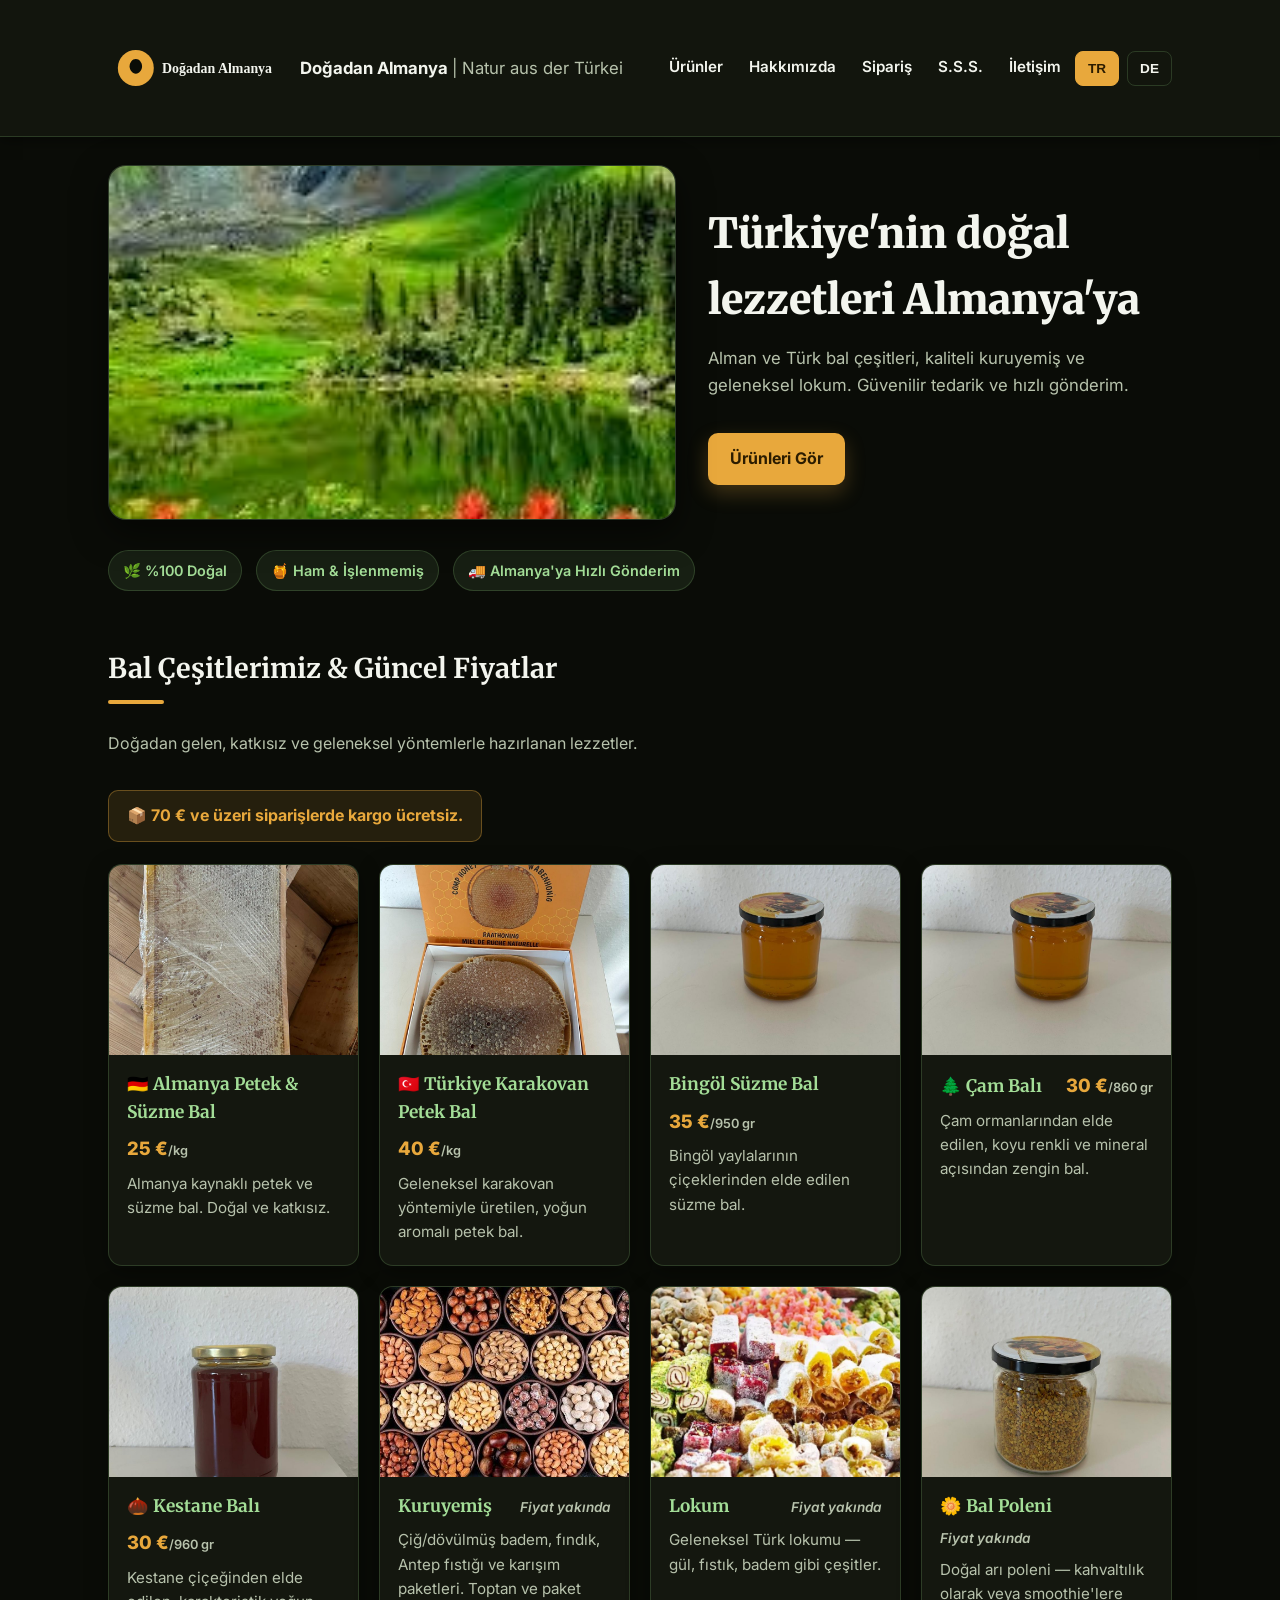
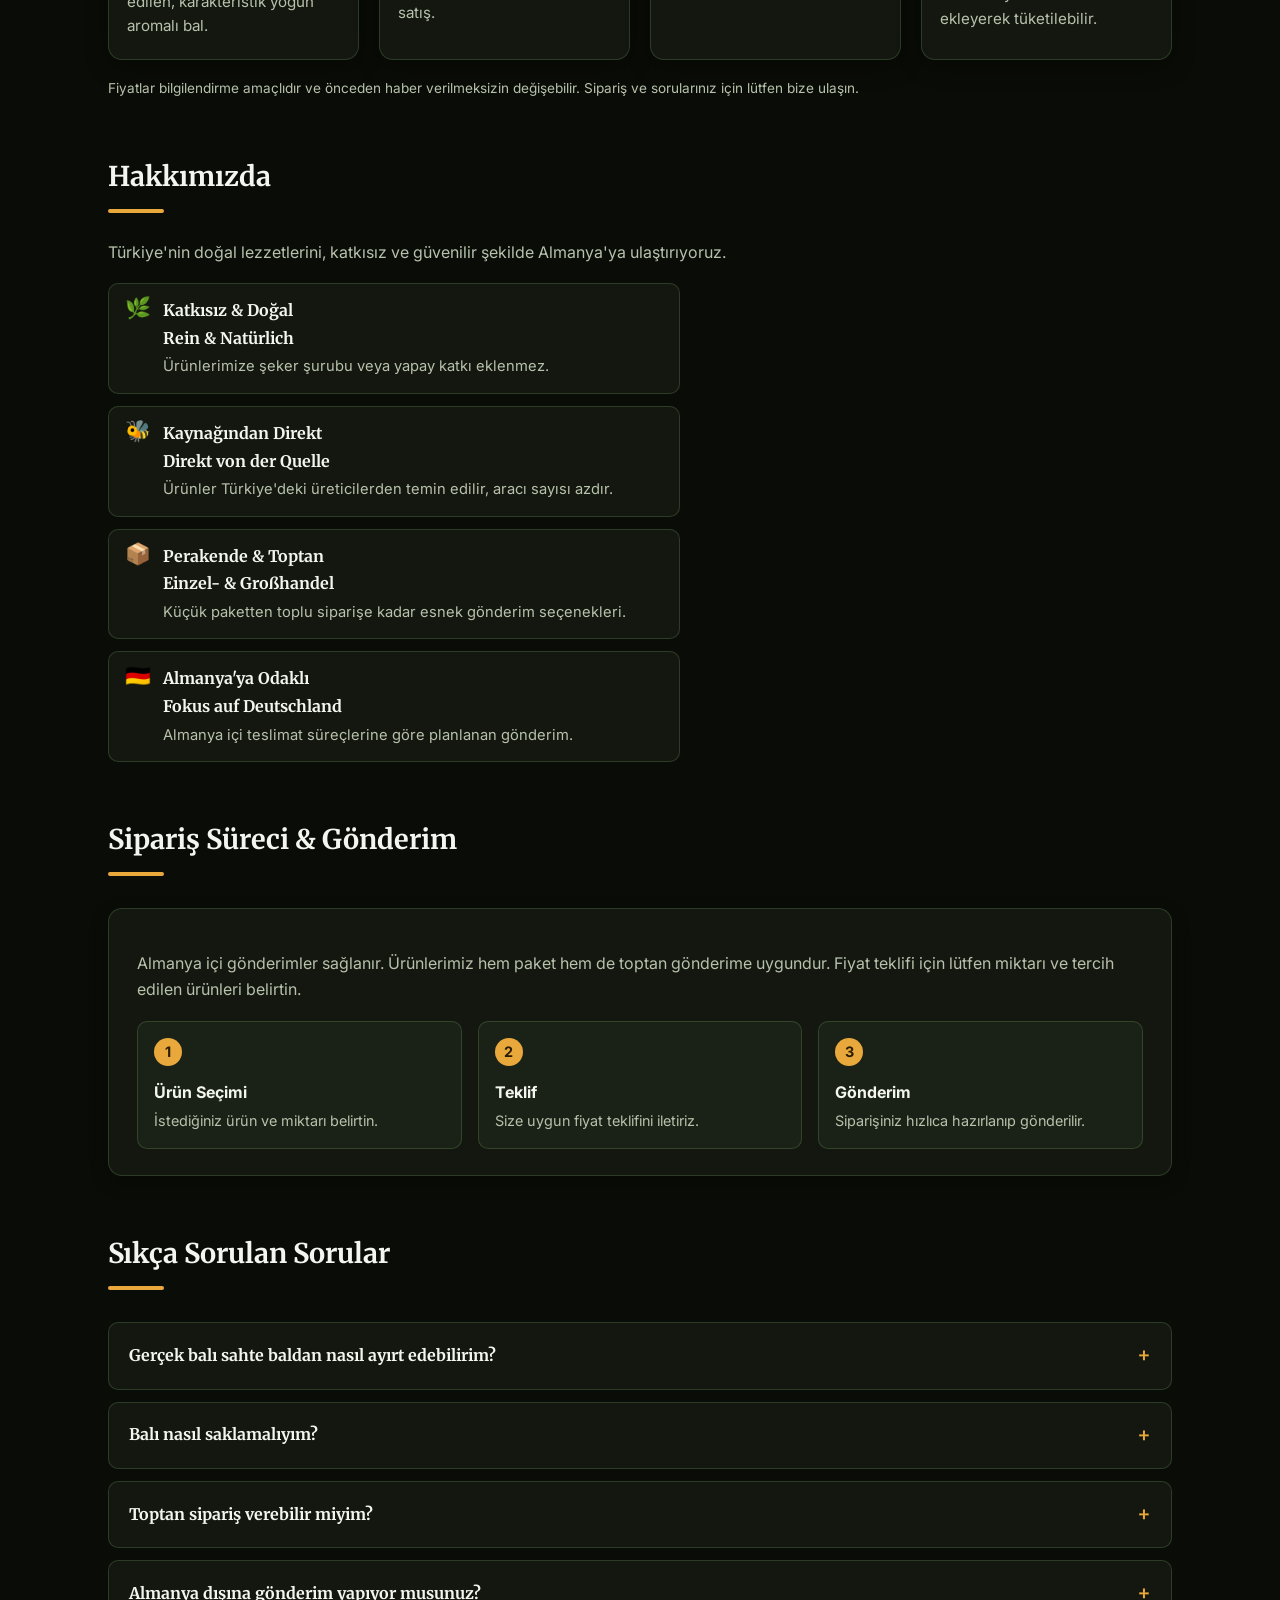
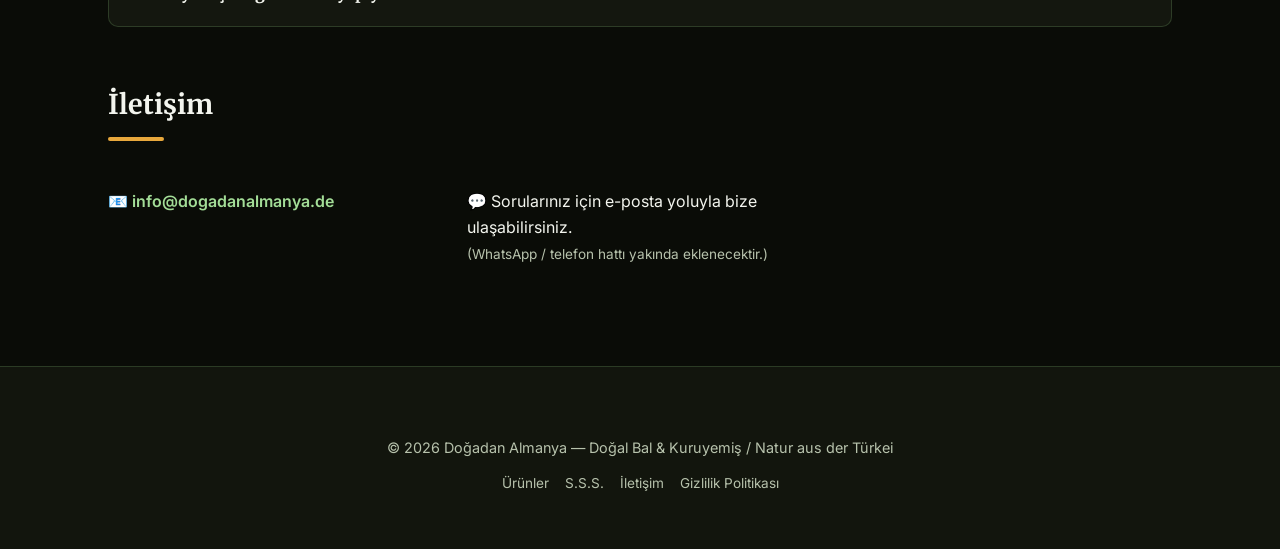
<file: index.html>
<!doctype html>
<html lang="tr">
  <head>
    <meta charset="utf-8" />
    <meta name="viewport" content="width=device-width,initial-scale=1" />
    <title>Doğadan Almanya — Doğal Bal, Petek Bal, Kuruyemiş & Lokum</title>
    <meta name="description" content="Türkiye'den Almanya'ya doğal bal çeşitleri, güncel fiyatlar, kuruyemiş ve lokum. Kalite, doğallık ve güven." />
    <meta name="robots" content="index, follow" />
    <link rel="canonical" href="https://dogadanalmanya.de/" />
    <meta name="theme-color" content="#0a0c07" />

    <!-- Open Graph / Social -->
    <meta property="og:title" content="Doğadan Almanya — Doğal Bal & Kuruyemiş" />
    <meta property="og:description" content="Türkiye'den Almanya'ya doğal bal, petek bal ve geleneksel lezzetler. Toplu ve perakende gönderim." />
    <meta property="og:image" content="https://raw.githubusercontent.com/Aquamiato/dogadanalmanya/main/images/hero.svg" />
    <meta property="og:type" content="website" />
    <meta property="og:locale" content="tr_TR" />
    <meta property="og:locale:alternate" content="de_DE" />
    <meta property="og:url" content="https://dogadanalmanya.de/" />
    <meta name="twitter:card" content="summary_large_image" />
    <meta name="twitter:title" content="Doğadan Almanya — Doğal Bal & Kuruyemiş" />
    <meta name="twitter:description" content="Türkiye'den Almanya'ya doğal bal, petek bal ve geleneksel lezzetler." />
    <meta name="twitter:image" content="https://raw.githubusercontent.com/Aquamiato/dogadanalmanya/main/images/hero.svg" />

    <link rel="icon" type="image/svg+xml" href="favicon.svg">
    <link rel="preconnect" href="https://fonts.googleapis.com">
    <link rel="preconnect" href="https://fonts.gstatic.com" crossorigin>
    <link href="https://fonts.googleapis.com/css2?family=Merriweather:wght@700;900&family=Inter:wght@300;400;600&display=swap" rel="stylesheet">
    <link rel="stylesheet" href="styles.css" />

    <script type="application/ld+json">
    {
      "@context": "https://schema.org",
      "@type": "Organization",
      "name": "Doğadan Almanya",
      "url": "https://dogadanalmanya.de/",
      "logo": "https://raw.githubusercontent.com/Aquamiato/dogadanalmanya/main/images/logo.svg",
      "description": "Türkiye'den Almanya'ya doğal bal, petek bal, kuruyemiş ve geleneksel lokum tedarikçisi.",
      "email": "info@dogadanalmanya.de",
      "areaServed": "DE",
      "sameAs": []
    }
    </script>
  </head>
  <body>
    <a class="skip-link" href="#main-content">İçeriğe geç / Zum Inhalt springen</a>
    <header class="site-header">
      <div class="container header-row">
        <a href="./" class="brand-link" aria-label="Doğadan Almanya">
          <img src="images/logo.svg" alt="Doğadan Almanya" class="brand-logo" width="180" height="56">
          <span class="brand-text">Doğadan Almanya <span class="muted">| Natur aus der Türkei</span></span>
        </a>

        <nav class="main-nav" aria-label="Ana menü">
          <a href="#products" class="lang-tr">Ürünler</a>
          <a href="#products" class="lang-de hidden">Produkte</a>
          <a href="#about" class="lang-tr">Hakkımızda</a>
          <a href="#about" class="lang-de hidden">Über uns</a>
          <a href="#ordering" class="lang-tr">Sipariş</a>
          <a href="#ordering" class="lang-de hidden">Bestellung</a>
          <a href="#faq" class="lang-tr">S.S.S.</a>
          <a href="#faq" class="lang-de hidden">FAQ</a>
          <a href="#contact" class="lang-tr">İletişim</a>
          <a href="#contact" class="lang-de hidden">Kontakt</a>
        </nav>

        <button class="nav-toggle" id="nav-toggle" aria-expanded="false" aria-controls="mobile-nav" aria-label="Menüyü aç/kapat">
          <span class="bar"></span><span class="bar"></span><span class="bar"></span>
        </button>

        <nav class="lang-switch" aria-label="Language switch">
          <button id="btn-tr" class="active" aria-pressed="true">TR</button>
          <button id="btn-de" aria-pressed="false">DE</button>
        </nav>
      </div>
      <nav class="mobile-nav" id="mobile-nav" aria-label="Mobil menü">
        <a href="#products" class="lang-tr">Ürünler</a>
        <a href="#products" class="lang-de hidden">Produkte</a>
        <a href="#about" class="lang-tr">Hakkımızda</a>
        <a href="#about" class="lang-de hidden">Über uns</a>
        <a href="#ordering" class="lang-tr">Sipariş</a>
        <a href="#ordering" class="lang-de hidden">Bestellung</a>
        <a href="#faq" class="lang-tr">S.S.S.</a>
        <a href="#faq" class="lang-de hidden">FAQ</a>
        <a href="#contact" class="lang-tr">İletişim</a>
        <a href="#contact" class="lang-de hidden">Kontakt</a>
      </nav>
    </header>

    <main class="container" id="main-content">
      <!-- Hero: inline SVG to guarantee visibility across environments -->
      <section class="hero" aria-label="Ana bölüm">
        <div class="hero-media">
          <img src="images/photos/hero-nature.jpg" alt="Doğa manzarası" loading="eager" width="183" height="215" />
        </div>
        <div class="hero-copy">
          <h1 class="lang-tr">Türkiye'nin doğal lezzetleri Almanya'ya</h1>
          <h1 class="lang-de hidden">Naturprodukte aus der Türkei — direkt nach Deutschland</h1>
          <p class="lang-tr">Alman ve Türk bal çeşitleri, kaliteli kuruyemiş ve geleneksel lokum. Güvenilir tedarik ve hızlı gönderim.</p>
          <p class="lang-de hidden">Deutsche und türkische Honigsorten, hochwertige Nüsse und traditioneller Lokum. Zuverlässige Lieferung, schneller Versand.</p>
          <a class="cta lang-tr" href="#products">Ürünleri Gör</a>
          <a class="cta lang-de hidden" href="#products">Produkte ansehen</a>
        </div>
      </section>

      <div class="intro-strip">
        <span class="pill lang-tr">🌿 %100 Doğal</span>
        <span class="pill lang-de hidden">🌿 100% Natürlich</span>
        <span class="pill lang-tr">🍯 Ham & İşlenmemiş</span>
        <span class="pill lang-de hidden">🍯 Roh & Unverarbeitet</span>
        <span class="pill lang-tr">🚚 Almanya'ya Hızlı Gönderim</span>
        <span class="pill lang-de hidden">🚚 Schneller Versand nach Deutschland</span>
      </div>

      <section id="products" class="section-block">
        <h2 class="section-title lang-tr">Bal Çeşitlerimiz & Güncel Fiyatlar</h2>
        <h2 class="section-title lang-de hidden">Unsere Honigsorten & aktuelle Preise</h2>
        <p class="section-sub lang-tr">Doğadan gelen, katkısız ve geleneksel yöntemlerle hazırlanan lezzetler.</p>
        <p class="section-sub lang-de hidden">Naturbelassene Köstlichkeiten, nach traditionellen Methoden hergestellt.</p>

        <div class="shipping-banner">
          <span class="lang-tr">📦 70 € ve üzeri siparişlerde kargo ücretsiz.</span>
          <span class="lang-de hidden">📦 Kostenloser Versand ab 70 € Bestellwert.</span>
        </div>

        <div class="grid">
          <article class="card">
            <img src="images/photos/almanya-petek-1.jpg" alt="Almanya Petek & Süzme Bal" loading="lazy" width="900" height="1200" />
            <div class="card-body">
              <div class="price-row">
                <h3 class="lang-tr">🇩🇪 Almanya Petek & Süzme Bal</h3>
                <h3 class="lang-de hidden">🇩🇪 Deutscher Waben- & Schleuderhonig</h3>
                <span class="price">25 €<span class="unit">/kg</span></span>
              </div>
              <p class="lang-tr">Almanya kaynaklı petek ve süzme bal. Doğal ve katkısız.</p>
              <p class="lang-de hidden">Wabenhonig und Schleuderhonig aus Deutschland. Naturbelassen und ohne Zusätze.</p>
            </div>
          </article>

          <article class="card">
            <img src="images/photos/karakovan-box-open.jpg" alt="Türkiye Karakovan Petek Bal" loading="lazy" width="900" height="1200" />
            <div class="card-body">
              <div class="price-row">
                <h3 class="lang-tr">🇹🇷 Türkiye Karakovan Petek Bal</h3>
                <h3 class="lang-de hidden">🇹🇷 Türkischer Karakovan-Wabenhonig</h3>
                <span class="price">40 €<span class="unit">/kg</span></span>
              </div>
              <p class="lang-tr">Geleneksel karakovan yöntemiyle üretilen, yoğun aromalı petek bal.</p>
              <p class="lang-de hidden">Traditionell im Baumstock (Karakovan) erzeugter Wabenhonig mit intensivem Aroma.</p>
            </div>
          </article>

          <article class="card">
            <img src="images/photos/bingol-suzme.jpg" alt="Bingöl Süzme Bal" loading="lazy" width="900" height="1200" />
            <div class="card-body">
              <div class="price-row">
                <h3 class="lang-tr">Bingöl Süzme Bal</h3>
                <h3 class="lang-de hidden">Bingöl Schleuderhonig</h3>
                <span class="price">35 €<span class="unit">/950 gr</span></span>
              </div>
              <p class="lang-tr">Bingöl yaylalarının çiçeklerinden elde edilen süzme bal.</p>
              <p class="lang-de hidden">Schleuderhonig aus den Blüten der Bingöl-Hochebenen.</p>
            </div>
          </article>

          <article class="card">
            <img src="images/photos/bingol-suzme.jpg" alt="Çam Balı" loading="lazy" width="900" height="1200" />
            <div class="card-body">
              <div class="price-row">
                <h3 class="lang-tr">🌲 Çam Balı</h3>
                <h3 class="lang-de hidden">🌲 Kiefernhonig</h3>
                <span class="price">30 €<span class="unit">/860 gr</span></span>
              </div>
              <p class="lang-tr">Çam ormanlarından elde edilen, koyu renkli ve mineral açısından zengin bal.</p>
              <p class="lang-de hidden">Aus Kiefernwäldern gewonnener, dunkler und mineralstoffreicher Honig.</p>
            </div>
          </article>

          <article class="card">
            <img src="images/photos/kestane-bal.jpg" alt="Kestane Balı" loading="lazy" width="900" height="1200" />
            <div class="card-body">
              <div class="price-row">
                <h3 class="lang-tr">🌰 Kestane Balı</h3>
                <h3 class="lang-de hidden">🌰 Kastanienhonig</h3>
                <span class="price">30 €<span class="unit">/960 gr</span></span>
              </div>
              <p class="lang-tr">Kestane çiçeğinden elde edilen, karakteristik yoğun aromalı bal.</p>
              <p class="lang-de hidden">Honig aus Kastanienblüten mit charakteristisch kräftigem Aroma.</p>
            </div>
          </article>

          <article class="card">
            <img src="images/photos/kuruyemis.jpg" alt="Kuruyemiş" loading="lazy" width="542" height="369" />
            <div class="card-body">
              <div class="price-row">
                <h3 class="lang-tr">Kuruyemiş</h3>
                <h3 class="lang-de hidden">Nüsse</h3>
                <span class="price price-soon lang-tr">Fiyat yakında</span>
                <span class="price price-soon lang-de hidden">Preis folgt</span>
              </div>
              <p class="lang-tr">Çiğ/dövülmüş badem, fındık, Antep fıstığı ve karışım paketleri. Toptan ve paket satış.</p>
              <p class="lang-de hidden">Rohe/gehackte Mandeln, Haselnüsse, Pistazien und Mischpackungen. Groß- und Einzelhandel.</p>
            </div>
          </article>

          <article class="card">
            <img src="images/photos/lokum.jpg" alt="Lokum" loading="lazy" width="678" height="452" />
            <div class="card-body">
              <div class="price-row">
                <h3 class="lang-tr">Lokum</h3>
                <h3 class="lang-de hidden">Türkischer Honig (Lokum)</h3>
                <span class="price price-soon lang-tr">Fiyat yakında</span>
                <span class="price price-soon lang-de hidden">Preis folgt</span>
              </div>
              <p class="lang-tr">Geleneksel Türk lokumu — gül, fıstık, badem gibi çeşitler.</p>
              <p class="lang-de hidden">Traditionelles türkisches Lokum — Sorten wie Rose, Pistazie und Mandel.</p>
            </div>
          </article>
          <article class="card">
            <img src="images/photos/polen.jpg" alt="Bal Poleni" loading="lazy" width="900" height="1200" />
            <div class="card-body">
              <div class="price-row">
                <h3 class="lang-tr">🌼 Bal Poleni</h3>
                <h3 class="lang-de hidden">🌼 Blütenpollen</h3>
                <span class="price price-soon lang-tr">Fiyat yakında</span>
                <span class="price price-soon lang-de hidden">Preis folgt</span>
              </div>
              <p class="lang-tr">Doğal arı poleni — kahvaltılık olarak veya smoothie'lere ekleyerek tüketilebilir.</p>
              <p class="lang-de hidden">Natürlicher Bienenpollen — zum Frühstück oder in Smoothies.</p>
            </div>
          </article>
        </div>

        <p class="price-note lang-tr">Fiyatlar bilgilendirme amaçlıdır ve önceden haber verilmeksizin değişebilir. Sipariş ve sorularınız için lütfen bize ulaşın.</p>
        <p class="price-note lang-de hidden">Die Preise dienen der Information und können sich ohne Vorankündigung ändern. Für Bestellungen und Fragen kontaktieren Sie uns bitte.</p>
      </section>

      <section id="about" class="section-block">
        <h2 class="section-title lang-tr">Hakkımızda</h2>
        <h2 class="section-title lang-de hidden">Über uns</h2>
        <p class="section-sub lang-tr">Türkiye'nin doğal lezzetlerini, katkısız ve güvenilir şekilde Almanya'ya ulaştırıyoruz.</p>
        <p class="section-sub lang-de hidden">Wir bringen die natürlichen Köstlichkeiten der Türkei rein und zuverlässig nach Deutschland.</p>

        <div class="about-grid">
          <ul class="trust-list">
            <li>
              <span class="icon" aria-hidden="true">🌿</span>
              <div>
                <strong class="lang-tr">Katkısız & Doğal</strong>
                <strong class="lang-de hidden">Rein & Natürlich</strong>
                <span class="desc lang-tr">Ürünlerimize şeker şurubu veya yapay katkı eklenmez.</span>
                <span class="desc lang-de hidden">Unseren Produkten werden kein Zuckersirup und keine künstlichen Zusätze zugesetzt.</span>
              </div>
            </li>
            <li>
              <span class="icon" aria-hidden="true">🐝</span>
              <div>
                <strong class="lang-tr">Kaynağından Direkt</strong>
                <strong class="lang-de hidden">Direkt von der Quelle</strong>
                <span class="desc lang-tr">Ürünler Türkiye'deki üreticilerden temin edilir, aracı sayısı azdır.</span>
                <span class="desc lang-de hidden">Die Produkte stammen direkt von Erzeugern in der Türkei, mit wenigen Zwischenhändlern.</span>
              </div>
            </li>
            <li>
              <span class="icon" aria-hidden="true">📦</span>
              <div>
                <strong class="lang-tr">Perakende & Toptan</strong>
                <strong class="lang-de hidden">Einzel- & Großhandel</strong>
                <span class="desc lang-tr">Küçük paketten toplu siparişe kadar esnek gönderim seçenekleri.</span>
                <span class="desc lang-de hidden">Flexible Versandoptionen vom kleinen Paket bis zur Großbestellung.</span>
              </div>
            </li>
            <li>
              <span class="icon" aria-hidden="true">🇩🇪</span>
              <div>
                <strong class="lang-tr">Almanya'ya Odaklı</strong>
                <strong class="lang-de hidden">Fokus auf Deutschland</strong>
                <span class="desc lang-tr">Almanya içi teslimat süreçlerine göre planlanan gönderim.</span>
                <span class="desc lang-de hidden">Versand, der auf Lieferprozesse innerhalb Deutschlands abgestimmt ist.</span>
              </div>
            </li>
          </ul>
        </div>
      </section>

      <section id="ordering" class="section-block">
        <h2 class="section-title lang-tr">Sipariş Süreci & Gönderim</h2>
        <h2 class="section-title lang-de hidden">Bestellung & Versand</h2>
        <div class="info-card">
          <p class="lang-tr">Almanya içi gönderimler sağlanır. Ürünlerimiz hem paket hem de toptan gönderime uygundur. Fiyat teklifi için lütfen miktarı ve tercih edilen ürünleri belirtin.</p>
          <p class="lang-de hidden">Lieferung innerhalb Deutschlands. Unsere Produkte eignen sich sowohl für den Einzel- als auch für den Großhandel. Für ein Angebot geben Sie bitte Menge und gewünschte Produkte an.</p>

          <div class="steps">
            <div class="step">
              <span class="num">1</span>
              <h4 class="lang-tr">Ürün Seçimi</h4>
              <h4 class="lang-de hidden">Produktauswahl</h4>
              <p class="lang-tr">İstediğiniz ürün ve miktarı belirtin.</p>
              <p class="lang-de hidden">Wählen Sie Produkt und Menge aus.</p>
            </div>
            <div class="step">
              <span class="num">2</span>
              <h4 class="lang-tr">Teklif</h4>
              <h4 class="lang-de hidden">Angebot</h4>
              <p class="lang-tr">Size uygun fiyat teklifini iletiriz.</p>
              <p class="lang-de hidden">Wir senden Ihnen ein passendes Angebot.</p>
            </div>
            <div class="step">
              <span class="num">3</span>
              <h4 class="lang-tr">Gönderim</h4>
              <h4 class="lang-de hidden">Versand</h4>
              <p class="lang-tr">Siparişiniz hızlıca hazırlanıp gönderilir.</p>
              <p class="lang-de hidden">Ihre Bestellung wird schnell versendet.</p>
            </div>
          </div>
        </div>
      </section>

      <section id="faq" class="section-block">
        <h2 class="section-title lang-tr">Sıkça Sorulan Sorular</h2>
        <h2 class="section-title lang-de hidden">Häufig gestellte Fragen</h2>

        <div class="faq">
          <details>
            <summary class="lang-tr">Gerçek balı sahte baldan nasıl ayırt edebilirim?</summary>
            <summary class="lang-de hidden">Wie erkenne ich echten Honig?</summary>
            <div class="faq-body lang-tr">Kesin sonuç yalnızca laboratuvar testiyle mümkündür; ancak gerçek bal genelde zamanla kristalize olur, yoğun bir aroması vardır ve içeriğinde şeker şurubu bulunmaz. Biz ürünlerimizi katkısız ve doğal işlemlerle hazırlıyoruz.</div>
            <div class="faq-body lang-de hidden">Ein eindeutiger Nachweis ist nur durch ein Labortest möglich; echter Honig kristallisiert jedoch meist mit der Zeit, hat ein intensives Aroma und enthält keinen Zuckersirup. Unsere Produkte werden naturbelassen und ohne Zusätze verarbeitet.</div>
          </details>
          <details>
            <summary class="lang-tr">Balı nasıl saklamalıyım?</summary>
            <summary class="lang-de hidden">Wie sollte ich Honig lagern?</summary>
            <div class="faq-body lang-tr">Serin, oda sıcaklığında ve doğrudan güneş ışığı almayan bir yerde, kapağı sıkıca kapalı şekilde saklayın. Kristalize olması doğaldır ve kalitesini etkilemez.</div>
            <div class="faq-body lang-de hidden">Lagern Sie den Honig kühl, bei Raumtemperatur, geschützt vor direktem Sonnenlicht und gut verschlossen. Eine Kristallisation ist natürlich und beeinträchtigt die Qualität nicht.</div>
          </details>
          <details>
            <summary class="lang-tr">Toptan sipariş verebilir miyim?</summary>
            <summary class="lang-de hidden">Kann ich eine Großbestellung aufgeben?</summary>
            <div class="faq-body lang-tr">Evet, hem perakende hem toptan gönderim yapıyoruz. İletişim bölümünden miktar ve ürün tercihinizi belirterek fiyat teklifi alabilirsiniz.</div>
            <div class="faq-body lang-de hidden">Ja, wir liefern sowohl im Einzel- als auch im Großhandel. Kontaktieren Sie uns mit Menge und gewünschten Produkten für ein Angebot.</div>
          </details>
          <details>
            <summary class="lang-tr">Almanya dışına gönderim yapıyor musunuz?</summary>
            <summary class="lang-de hidden">Versenden Sie auch außerhalb Deutschlands?</summary>
            <div class="faq-body lang-tr">Şu anda gönderim odağımız Almanya. Farklı bir bölge için ihtiyacınız varsa lütfen bize e-posta ile ulaşın, uygunluğu birlikte değerlendirelim.</div>
            <div class="faq-body lang-de hidden">Aktuell konzentrieren wir uns auf den Versand innerhalb Deutschlands. Bei Bedarf für eine andere Region kontaktieren Sie uns bitte per E-Mail.</div>
          </details>
        </div>
      </section>

      <section id="contact" class="section-block">
        <h2 class="section-title lang-tr">İletişim</h2>
        <h2 class="section-title lang-de hidden">Kontakt</h2>
        <div class="contact-grid">
          <p>📧 <a href="mailto:info@dogadanalmanya.de">info@dogadanalmanya.de</a></p>
          <p class="lang-tr">💬 Sorularınız için e-posta yoluyla bize ulaşabilirsiniz.<br><span class="contact-note">(WhatsApp / telefon hattı yakında eklenecektir.)</span></p>
          <p class="lang-de hidden">💬 Bei Fragen erreichen Sie uns per E-Mail.<br><span class="contact-note">(WhatsApp/Telefon folgt in Kürze.)</span></p>
        </div>
      </section>
    </main>

    <div class="floating-actions">
      <button id="fab-top" class="fab fab-top" aria-label="Sayfa başına dön / Nach oben">↑</button>
    </div>

    <footer class="site-footer">
      <div class="container">
        <p>© 2026 Doğadan Almanya — Doğal Bal & Kuruyemiş / Natur aus der Türkei</p>
        <nav class="footer-links" aria-label="Alt menü">
          <a href="#products" class="lang-tr">Ürünler</a>
          <a href="#products" class="lang-de hidden">Produkte</a>
          <a href="#faq" class="lang-tr">S.S.S.</a>
          <a href="#faq" class="lang-de hidden">FAQ</a>
          <a href="#contact" class="lang-tr">İletişim</a>
          <a href="#contact" class="lang-de hidden">Kontakt</a>
          <a href="privacy.html" class="lang-tr">Gizlilik Politikası</a>
          <a href="privacy.html" class="lang-de hidden">Datenschutz</a>
        </nav>
      </div>
    </footer>

    <script>
      // Simple language switcher (keeps TR default)
      (function(){
        const btnTr = document.getElementById('btn-tr');
        const btnDe = document.getElementById('btn-de');
        function setLang(lang){
          document.documentElement.lang = (lang==='de') ? 'de' : 'tr';
          document.querySelectorAll('.lang-tr').forEach(el=> el.classList.toggle('hidden', lang==='de'));
          document.querySelectorAll('.lang-de').forEach(el=> el.classList.toggle('hidden', lang!=='de'));
          btnTr.classList.toggle('active', lang==='tr');
          btnDe.classList.toggle('active', lang==='de');
          btnTr.setAttribute('aria-pressed', String(lang==='tr'));
          btnDe.setAttribute('aria-pressed', String(lang==='de'));
        }
        btnTr.addEventListener('click', ()=> setLang('tr'));
        btnDe.addEventListener('click', ()=> setLang('de'));
        setLang('tr');
      })();

      // Mobile nav toggle
      (function(){
        const toggle = document.getElementById('nav-toggle');
        const menu = document.getElementById('mobile-nav');
        if(!toggle || !menu) return;
        toggle.addEventListener('click', ()=>{
          const open = menu.classList.toggle('open');
          toggle.setAttribute('aria-expanded', String(open));
        });
        menu.querySelectorAll('a').forEach(a=>{
          a.addEventListener('click', ()=>{
            menu.classList.remove('open');
            toggle.setAttribute('aria-expanded', 'false');
          });
        });
      })();

      // Scroll-to-top floating button
      (function(){
        const fabTop = document.getElementById('fab-top');
        if(!fabTop) return;
        window.addEventListener('scroll', ()=>{
          fabTop.classList.toggle('visible', window.scrollY > 500);
        }, { passive: true });
        fabTop.addEventListener('click', ()=>{
          window.scrollTo({ top: 0, behavior: 'smooth' });
        });
      })();
    </script>
  </body>
</html>
</file>
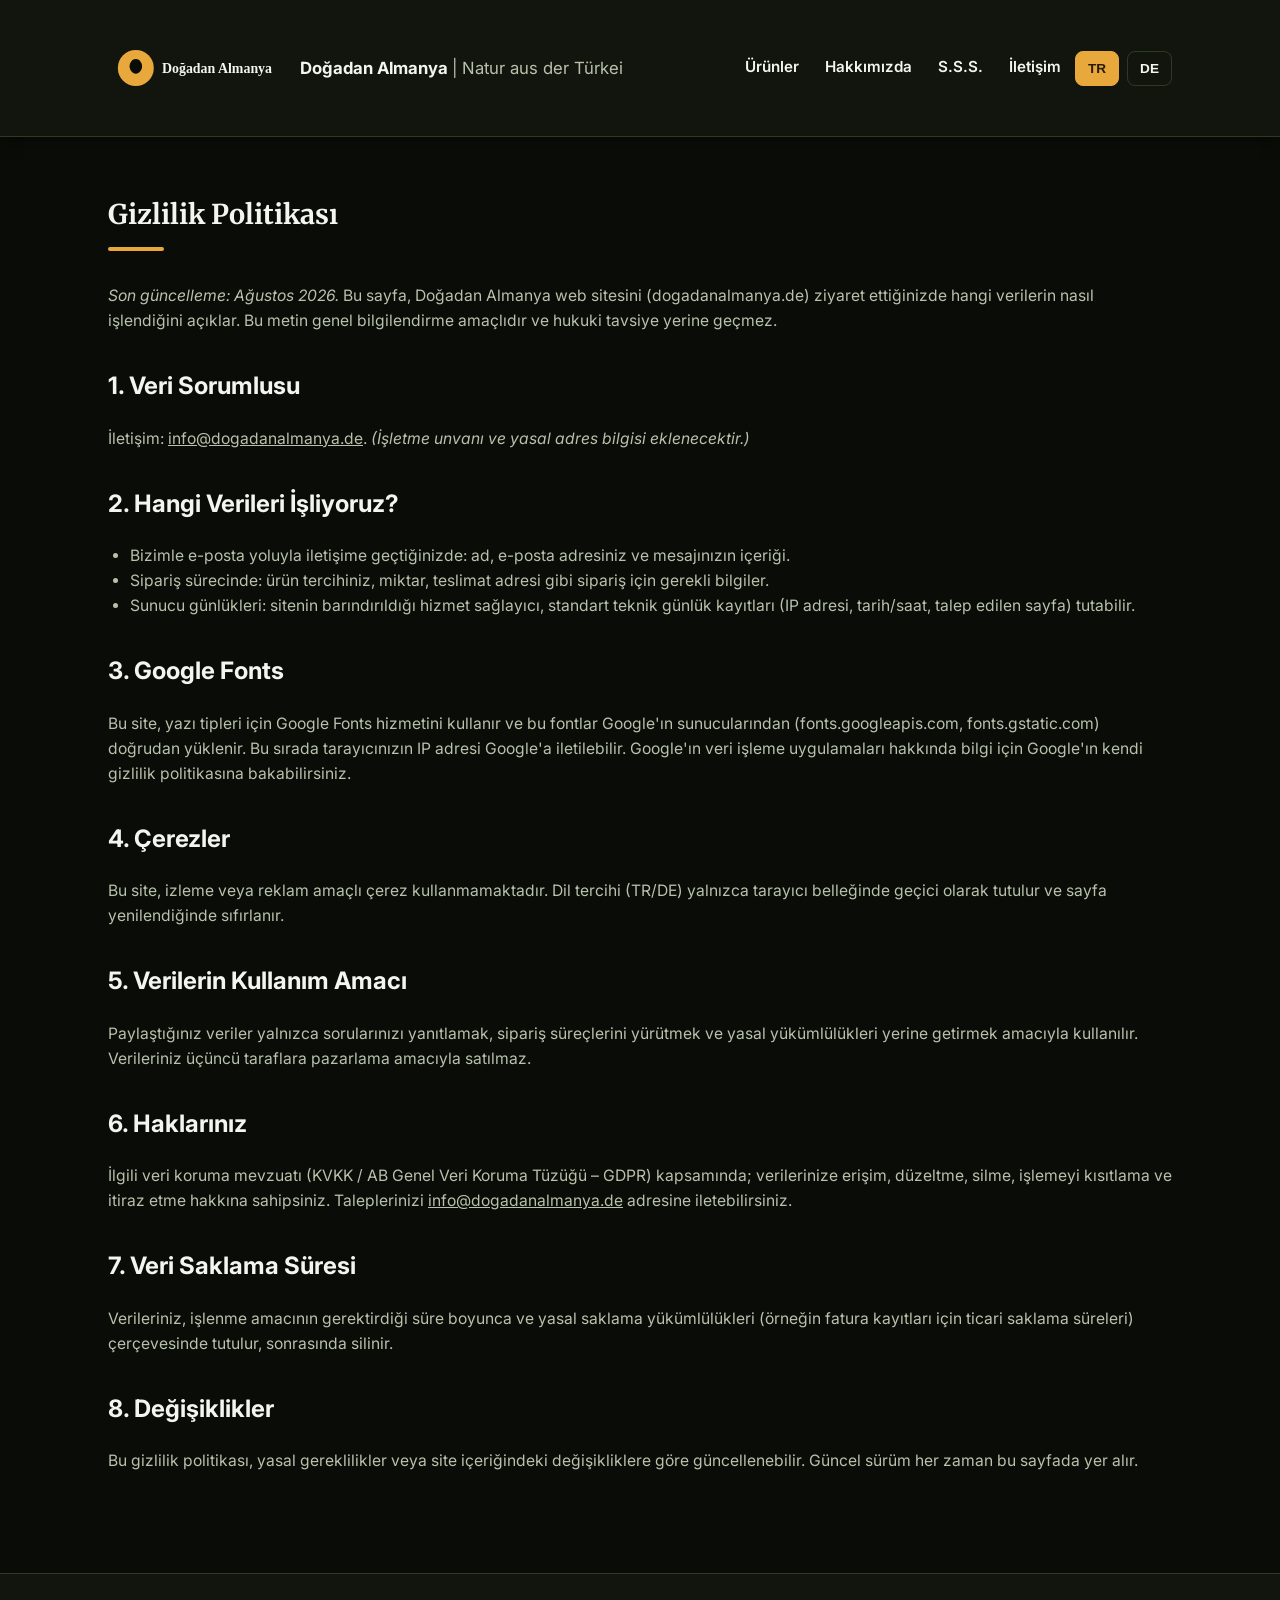
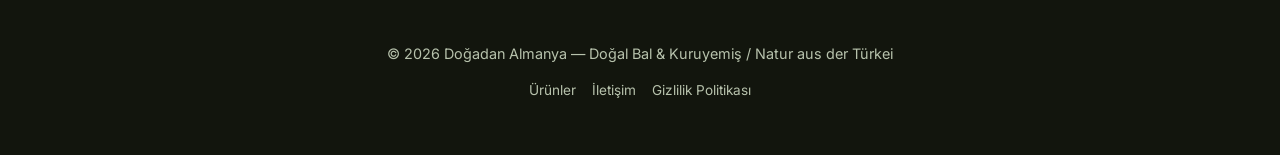
<file: privacy.html>
<!doctype html>
<html lang="tr">
  <head>
    <meta charset="utf-8" />
    <meta name="viewport" content="width=device-width,initial-scale=1" />
    <title>Gizlilik Politikası / Datenschutzerklärung — Doğadan Almanya</title>
    <meta name="description" content="Doğadan Almanya gizlilik politikası ve veri işleme hakkında bilgilendirme." />
    <meta name="robots" content="index, follow" />
    <link rel="canonical" href="https://dogadanalmanya.de/privacy.html" />
    <meta name="theme-color" content="#0a0c07" />
    <link rel="icon" type="image/svg+xml" href="favicon.svg">
    <link rel="preconnect" href="https://fonts.googleapis.com">
    <link rel="preconnect" href="https://fonts.gstatic.com" crossorigin>
    <link href="https://fonts.googleapis.com/css2?family=Merriweather:wght@700;900&family=Inter:wght@300;400;600&display=swap" rel="stylesheet">
    <link rel="stylesheet" href="styles.css" />
  </head>
  <body>
    <a class="skip-link" href="#main-content">İçeriğe geç / Zum Inhalt springen</a>
    <header class="site-header">
      <div class="container header-row">
        <a href="./" class="brand-link" aria-label="Doğadan Almanya">
          <img src="images/logo.svg" alt="Doğadan Almanya" class="brand-logo" width="180" height="56">
          <span class="brand-text">Doğadan Almanya <span class="muted">| Natur aus der Türkei</span></span>
        </a>

        <nav class="main-nav" aria-label="Ana menü">
          <a href="index.html#products" class="lang-tr">Ürünler</a>
          <a href="index.html#products" class="lang-de hidden">Produkte</a>
          <a href="index.html#about" class="lang-tr">Hakkımızda</a>
          <a href="index.html#about" class="lang-de hidden">Über uns</a>
          <a href="index.html#faq" class="lang-tr">S.S.S.</a>
          <a href="index.html#faq" class="lang-de hidden">FAQ</a>
          <a href="index.html#contact" class="lang-tr">İletişim</a>
          <a href="index.html#contact" class="lang-de hidden">Kontakt</a>
        </nav>

        <button class="nav-toggle" id="nav-toggle" aria-expanded="false" aria-controls="mobile-nav" aria-label="Menüyü aç/kapat">
          <span class="bar"></span><span class="bar"></span><span class="bar"></span>
        </button>

        <nav class="lang-switch" aria-label="Language switch">
          <button id="btn-tr" class="active" aria-pressed="true">TR</button>
          <button id="btn-de" aria-pressed="false">DE</button>
        </nav>
      </div>
      <nav class="mobile-nav" id="mobile-nav" aria-label="Mobil menü">
        <a href="index.html#products" class="lang-tr">Ürünler</a>
        <a href="index.html#products" class="lang-de hidden">Produkte</a>
        <a href="index.html#about" class="lang-tr">Hakkımızda</a>
        <a href="index.html#about" class="lang-de hidden">Über uns</a>
        <a href="index.html#faq" class="lang-tr">S.S.S.</a>
        <a href="index.html#faq" class="lang-de hidden">FAQ</a>
        <a href="index.html#contact" class="lang-tr">İletişim</a>
        <a href="index.html#contact" class="lang-de hidden">Kontakt</a>
      </nav>
    </header>

    <main class="container" id="main-content">
      <section class="section-block legal-content" style="margin-top:28px">
        <h1 class="section-title lang-tr">Gizlilik Politikası</h1>
        <h1 class="section-title lang-de hidden">Datenschutzerklärung</h1>

        <p class="lang-tr"><em>Son güncelleme: Ağustos 2026.</em> Bu sayfa, Doğadan Almanya web sitesini (dogadanalmanya.de) ziyaret ettiğinizde hangi verilerin nasıl işlendiğini açıklar. Bu metin genel bilgilendirme amaçlıdır ve hukuki tavsiye yerine geçmez.</p>
        <p class="lang-de hidden"><em>Letzte Aktualisierung: August 2026.</em> Diese Seite erklärt, welche Daten bei einem Besuch der Website Doğadan Almanya (dogadanalmanya.de) verarbeitet werden. Dieser Text dient der allgemeinen Information und ersetzt keine Rechtsberatung.</p>

        <h2 class="lang-tr">1. Veri Sorumlusu</h2>
        <h2 class="lang-de hidden">1. Verantwortliche Stelle</h2>
        <p class="lang-tr">İletişim: <a href="mailto:info@dogadanalmanya.de">info@dogadanalmanya.de</a>. <em>(İşletme unvanı ve yasal adres bilgisi eklenecektir.)</em></p>
        <p class="lang-de hidden">Kontakt: <a href="mailto:info@dogadanalmanya.de">info@dogadanalmanya.de</a>. <em>(Firmenname und ladungsfähige Anschrift werden noch ergänzt.)</em></p>

        <h2 class="lang-tr">2. Hangi Verileri İşliyoruz?</h2>
        <h2 class="lang-de hidden">2. Welche Daten verarbeiten wir?</h2>
        <ul class="lang-tr">
          <li>Bizimle e-posta yoluyla iletişime geçtiğinizde: ad, e-posta adresiniz ve mesajınızın içeriği.</li>
          <li>Sipariş sürecinde: ürün tercihiniz, miktar, teslimat adresi gibi sipariş için gerekli bilgiler.</li>
          <li>Sunucu günlükleri: sitenin barındırıldığı hizmet sağlayıcı, standart teknik günlük kayıtları (IP adresi, tarih/saat, talep edilen sayfa) tutabilir.</li>
        </ul>
        <ul class="lang-de hidden">
          <li>Bei Kontaktaufnahme per E-Mail: Name, E-Mail-Adresse und Inhalt Ihrer Nachricht.</li>
          <li>Im Bestellprozess: Produktwahl, Menge, Lieferadresse und weitere für die Bestellung nötige Angaben.</li>
          <li>Server-Logs: Der Hosting-Anbieter kann technische Standardprotokolle (IP-Adresse, Datum/Uhrzeit, angefragte Seite) speichern.</li>
        </ul>

        <h2 class="lang-tr">3. Google Fonts</h2>
        <h2 class="lang-de hidden">3. Google Fonts</h2>
        <p class="lang-tr">Bu site, yazı tipleri için Google Fonts hizmetini kullanır ve bu fontlar Google'ın sunucularından (fonts.googleapis.com, fonts.gstatic.com) doğrudan yüklenir. Bu sırada tarayıcınızın IP adresi Google'a iletilebilir. Google'ın veri işleme uygulamaları hakkında bilgi için Google'ın kendi gizlilik politikasına bakabilirsiniz.</p>
        <p class="lang-de hidden">Diese Website nutzt Google Fonts. Die Schriftarten werden direkt von Servern von Google geladen (fonts.googleapis.com, fonts.gstatic.com). Dabei kann die IP-Adresse Ihres Browsers an Google übermittelt werden. Informationen zur Datenverarbeitung durch Google finden Sie in der Datenschutzerklärung von Google.</p>

        <h2 class="lang-tr">4. Çerezler</h2>
        <h2 class="lang-de hidden">4. Cookies</h2>
        <p class="lang-tr">Bu site, izleme veya reklam amaçlı çerez kullanmamaktadır. Dil tercihi (TR/DE) yalnızca tarayıcı belleğinde geçici olarak tutulur ve sayfa yenilendiğinde sıfırlanır.</p>
        <p class="lang-de hidden">Diese Website verwendet keine Tracking- oder Werbe-Cookies. Die Sprachauswahl (TR/DE) wird nur temporär im Browser gehalten und setzt sich beim Neuladen der Seite zurück.</p>

        <h2 class="lang-tr">5. Verilerin Kullanım Amacı</h2>
        <h2 class="lang-de hidden">5. Zweck der Verarbeitung</h2>
        <p class="lang-tr">Paylaştığınız veriler yalnızca sorularınızı yanıtlamak, sipariş süreçlerini yürütmek ve yasal yükümlülükleri yerine getirmek amacıyla kullanılır. Verileriniz üçüncü taraflara pazarlama amacıyla satılmaz.</p>
        <p class="lang-de hidden">Die von Ihnen bereitgestellten Daten werden ausschließlich zur Beantwortung Ihrer Anfragen, zur Abwicklung von Bestellungen und zur Erfüllung gesetzlicher Pflichten verwendet. Ihre Daten werden nicht zu Marketingzwecken an Dritte verkauft.</p>

        <h2 class="lang-tr">6. Haklarınız</h2>
        <h2 class="lang-de hidden">6. Ihre Rechte</h2>
        <p class="lang-tr">İlgili veri koruma mevzuatı (KVKK / AB Genel Veri Koruma Tüzüğü – GDPR) kapsamında; verilerinize erişim, düzeltme, silme, işlemeyi kısıtlama ve itiraz etme hakkına sahipsiniz. Taleplerinizi <a href="mailto:info@dogadanalmanya.de">info@dogadanalmanya.de</a> adresine iletebilirsiniz.</p>
        <p class="lang-de hidden">Nach geltendem Datenschutzrecht (u. a. der EU-Datenschutz-Grundverordnung – DSGVO) haben Sie das Recht auf Auskunft, Berichtigung, Löschung, Einschränkung der Verarbeitung und Widerspruch. Anfragen richten Sie bitte an <a href="mailto:info@dogadanalmanya.de">info@dogadanalmanya.de</a>.</p>

        <h2 class="lang-tr">7. Veri Saklama Süresi</h2>
        <h2 class="lang-de hidden">7. Speicherdauer</h2>
        <p class="lang-tr">Verileriniz, işlenme amacının gerektirdiği süre boyunca ve yasal saklama yükümlülükleri (örneğin fatura kayıtları için ticari saklama süreleri) çerçevesinde tutulur, sonrasında silinir.</p>
        <p class="lang-de hidden">Ihre Daten werden nur so lange gespeichert, wie es für den jeweiligen Zweck erforderlich ist oder gesetzliche Aufbewahrungspflichten (z. B. handelsrechtliche Fristen für Rechnungsunterlagen) bestehen, und anschließend gelöscht.</p>

        <h2 class="lang-tr">8. Değişiklikler</h2>
        <h2 class="lang-de hidden">8. Änderungen</h2>
        <p class="lang-tr">Bu gizlilik politikası, yasal gereklilikler veya site içeriğindeki değişikliklere göre güncellenebilir. Güncel sürüm her zaman bu sayfada yer alır.</p>
        <p class="lang-de hidden">Diese Datenschutzerklärung kann bei Änderungen der Rechtslage oder des Website-Inhalts aktualisiert werden. Die jeweils aktuelle Fassung finden Sie auf dieser Seite.</p>
      </section>
    </main>

    <div class="floating-actions">
      <button id="fab-top" class="fab fab-top" aria-label="Sayfa başına dön / Nach oben">↑</button>
    </div>

    <footer class="site-footer">
      <div class="container">
        <p>© 2026 Doğadan Almanya — Doğal Bal & Kuruyemiş / Natur aus der Türkei</p>
        <nav class="footer-links" aria-label="Alt menü">
          <a href="index.html#products" class="lang-tr">Ürünler</a>
          <a href="index.html#products" class="lang-de hidden">Produkte</a>
          <a href="index.html#contact" class="lang-tr">İletişim</a>
          <a href="index.html#contact" class="lang-de hidden">Kontakt</a>
          <a href="privacy.html" class="lang-tr">Gizlilik Politikası</a>
          <a href="privacy.html" class="lang-de hidden">Datenschutz</a>
        </nav>
      </div>
    </footer>

    <script>
      (function(){
        const btnTr = document.getElementById('btn-tr');
        const btnDe = document.getElementById('btn-de');
        function setLang(lang){
          document.documentElement.lang = (lang==='de') ? 'de' : 'tr';
          document.querySelectorAll('.lang-tr').forEach(el=> el.classList.toggle('hidden', lang==='de'));
          document.querySelectorAll('.lang-de').forEach(el=> el.classList.toggle('hidden', lang!=='de'));
          btnTr.classList.toggle('active', lang==='tr');
          btnDe.classList.toggle('active', lang==='de');
          btnTr.setAttribute('aria-pressed', String(lang==='tr'));
          btnDe.setAttribute('aria-pressed', String(lang==='de'));
        }
        btnTr.addEventListener('click', ()=> setLang('tr'));
        btnDe.addEventListener('click', ()=> setLang('de'));
        setLang('tr');
      })();
      (function(){
        const toggle = document.getElementById('nav-toggle');
        const menu = document.getElementById('mobile-nav');
        if(!toggle || !menu) return;
        toggle.addEventListener('click', ()=>{
          const open = menu.classList.toggle('open');
          toggle.setAttribute('aria-expanded', String(open));
        });
        menu.querySelectorAll('a').forEach(a=>{
          a.addEventListener('click', ()=>{
            menu.classList.remove('open');
            toggle.setAttribute('aria-expanded', 'false');
          });
        });
      })();
      (function(){
        const fabTop = document.getElementById('fab-top');
        if(!fabTop) return;
        window.addEventListener('scroll', ()=>{
          fabTop.classList.toggle('visible', window.scrollY > 500);
        }, { passive: true });
        fabTop.addEventListener('click', ()=>{
          window.scrollTo({ top: 0, behavior: 'smooth' });
        });
      })();
    </script>
  </body>
</html>
</file>
<file: styles.css>
/* Doğadan Almanya — dark nature theme: black background, honey gold & leaf green accents */
:root{
  --bg:#0a0c07;
  --surface:#14170f;
  --surface-2:#12150d;
  --border-tint: rgba(143,207,130,0.20);
  --forest:#7fbf78;
  --leaf:#a3dd97;
  --honey:#e8a83c;
  --honey-dark:#2b1c00;
  --text:#f3f5ee;
  --muted:#b7c2ac;
  --container:1120px;
  --radius:14px;
  --gap:20px;
  --font-sans: 'Inter', system-ui, -apple-system, 'Segoe UI', Roboto, Arial;
  --font-serif: 'Merriweather', serif;
}
*{box-sizing:border-box}
html{scroll-behavior:smooth}
body{margin:0;font-family:var(--font-sans);background:var(--bg);color:var(--text);line-height:1.6}
a{color:inherit}
img{max-width:100%}
.container{max-width:var(--container);margin:0 auto;padding:28px}

/* Accessibility */
.skip-link{position:absolute;left:-999px;top:0;background:var(--honey);color:var(--honey-dark);padding:10px 16px;border-radius:0 0 8px 0;font-weight:700;z-index:1000}
.skip-link:focus{left:0}
a:focus-visible, button:focus-visible, summary:focus-visible{outline:3px solid var(--honey);outline-offset:2px}
@media (prefers-reduced-motion: reduce){
  html{scroll-behavior:auto}
  *{animation-duration:0.001ms !important;transition-duration:0.001ms !important}
}

/* Header */
.site-header{background:var(--surface-2);padding:14px 0;box-shadow:0 2px 14px rgba(0,0,0,0.5);border-bottom:1px solid var(--border-tint)}
.header-row{display:flex;align-items:center;gap:12px;flex-wrap:nowrap}
.brand-link{display:flex;align-items:center;gap:12px;text-decoration:none;color:var(--text);min-width:0;flex:1 1 auto;overflow:hidden}
.brand-text{font-weight:700;font-size:1.05rem;white-space:nowrap;overflow:hidden;text-overflow:ellipsis;min-width:0}
.brand-text .muted{color:var(--muted);font-weight:400}
.brand-logo{max-height:52px;border-radius:8px;flex-shrink:0}

.main-nav{margin-left:auto;display:none;gap:22px;flex-shrink:0}
.main-nav a{color:var(--text);text-decoration:none;font-weight:600;font-size:0.95rem;padding:6px 2px;border-bottom:2px solid transparent}
.main-nav a:hover{border-bottom-color:var(--honey)}

.nav-toggle{flex-shrink:0;display:inline-flex;flex-direction:column;align-items:center;justify-content:center;gap:5px;width:44px;height:44px;border-radius:8px;border:1px solid var(--border-tint);background:transparent;cursor:pointer}
.nav-toggle .bar{display:block;width:20px;height:2px;background:var(--text);border-radius:2px}

.mobile-nav{display:none;flex-direction:column;gap:2px;background:var(--surface-2);border-top:1px solid var(--border-tint)}
.mobile-nav.open{display:flex}
.mobile-nav a{color:var(--text);text-decoration:none;font-weight:600;padding:14px 28px;border-top:1px solid var(--border-tint)}

.lang-switch{display:flex;gap:8px;flex-shrink:0}
.lang-switch button{border:1px solid var(--border-tint);background:transparent;color:var(--text);padding:9px 12px;border-radius:8px;cursor:pointer;font-weight:600;font-size:0.85rem}
.lang-switch button.active{background:var(--honey);color:var(--honey-dark);border-color:var(--honey)}

@media (max-width:479px){
  .brand-text{display:none}
}
@media (min-width:480px) and (max-width:560px){
  .brand-text .muted{display:none}
}

@media (min-width:900px){
  .main-nav{display:flex}
  .nav-toggle{display:none}
}


/* HERO */
.hero{display:grid;grid-template-columns:1fr;gap:18px;margin:0 0 30px;align-items:center;position:relative}
.hero-media{position:relative;border-radius:18px;overflow:hidden;box-shadow:0 12px 34px rgba(0,0,0,0.55);border:1px solid var(--border-tint);aspect-ratio:16/10;background:var(--surface)}
.hero-media svg{display:block;width:100%;height:auto}
.hero-media img{display:block;width:100%;height:100%;object-fit:cover;filter:saturate(1.05)}
.hero-copy h1{font-family:var(--font-serif);font-weight:900;font-size:2rem;margin:0;color:var(--text)}
.hero-copy p{max-width:60ch;margin-top:12px;color:var(--muted);font-size:1.05rem}
.cta{display:inline-block;margin-top:18px;padding:13px 22px;background:var(--honey);color:var(--honey-dark);border-radius:10px;text-decoration:none;font-weight:700;box-shadow:0 8px 20px rgba(232,168,60,0.25);transition:transform .15s ease, box-shadow .15s ease}
.cta:hover{transform:translateY(-2px);box-shadow:0 12px 26px rgba(232,168,60,0.35)}

/* Intro strip */
.intro-strip{display:flex;flex-wrap:wrap;gap:14px;margin:8px 0 36px}
.pill{background:rgba(143,207,130,0.10);color:var(--leaf);border:1px solid var(--border-tint);padding:8px 14px;border-radius:999px;font-size:0.9rem;font-weight:600}

/* Section titles */
.section-title{margin-top:8px;font-family:var(--font-serif);font-size:1.7rem;color:var(--text);position:relative;padding-bottom:10px}
.section-title::after{content:"";display:block;width:56px;height:4px;background:var(--honey);border-radius:4px;margin-top:10px}
.section-sub{color:var(--muted);margin-top:-6px}

/* Shipping banner */
.shipping-banner{margin-top:18px;background:rgba(232,168,60,0.12);border:1px solid rgba(232,168,60,0.35);color:var(--honey);font-weight:700;padding:12px 18px;border-radius:10px;display:inline-block}

/* Cards */
.grid{display:grid;grid-template-columns:repeat(auto-fit,minmax(240px,1fr));gap:var(--gap);margin-top:22px}
.card{background:var(--surface);padding:0;border-radius:var(--radius);overflow:hidden;box-shadow:0 6px 22px rgba(0,0,0,0.35);transition:transform .18s ease, box-shadow .18s ease;border:1px solid var(--border-tint)}
.card:hover{transform:translateY(-6px);box-shadow:0 16px 32px rgba(0,0,0,0.5)}
.card img{width:100%;height:190px;object-fit:cover;display:block;background:#e7efe1}
.card .card-body{padding:16px 18px 20px}
.card h3{margin:0 0 8px;font-size:1.08rem;color:var(--leaf);font-family:var(--font-serif)}
.card p{color:var(--muted);font-size:0.95rem;margin:0}
.price-row{display:flex;flex-wrap:wrap;align-items:baseline;justify-content:space-between;gap:8px 12px;margin-bottom:8px}
.price-row h3{margin:0;flex:1 1 auto}
.price{color:var(--honey);font-weight:800;font-size:1.15rem;white-space:nowrap}
.price .unit{color:var(--muted);font-weight:600;font-size:0.8rem}
.price.price-soon{font-size:0.85rem;font-weight:600;color:var(--muted);font-style:italic}
.price-note{color:var(--muted);font-size:0.85rem;margin-top:18px}

/* Feature / ordering section */
.section-block{margin-top:56px}
.info-card{background:var(--surface);border-radius:var(--radius);padding:26px 28px;border:1px solid var(--border-tint);box-shadow:0 6px 18px rgba(0,0,0,0.3)}
.info-card p{color:var(--muted)}
.steps{display:grid;grid-template-columns:repeat(auto-fit,minmax(200px,1fr));gap:16px;margin-top:18px}
.step{background:rgba(143,207,130,0.06);border:1px solid var(--border-tint);border-radius:10px;padding:16px}
.step .num{display:inline-flex;align-items:center;justify-content:center;width:28px;height:28px;border-radius:50%;background:var(--honey);color:var(--honey-dark);font-weight:700;font-size:0.9rem;margin-bottom:8px}
.step h4{margin:6px 0 4px;font-size:1rem;color:var(--text)}
.step p{margin:0;font-size:0.9rem}

/* Small breathing room above anchor targets (header no longer sticky) */
section[id]{scroll-margin-top:12px}

/* About / trust section */
.about-grid{display:grid;grid-template-columns:1fr;gap:24px;align-items:start;margin-top:18px}
.trust-list{list-style:none;margin:0;padding:0;display:grid;gap:12px}
.trust-list li{display:flex;gap:12px;align-items:flex-start;background:var(--surface);border:1px solid var(--border-tint);border-radius:10px;padding:14px 16px}
.trust-list .icon{font-size:1.3rem;line-height:1}
.trust-list strong{display:block;color:var(--text);font-family:var(--font-serif);font-size:1rem;margin-bottom:2px}
.trust-list span.desc{color:var(--muted);font-size:0.92rem}

/* FAQ */
.faq{display:grid;gap:12px;margin-top:18px}
.faq details{background:var(--surface);border:1px solid var(--border-tint);border-radius:10px;padding:0;overflow:hidden}
.faq summary{cursor:pointer;list-style:none;padding:16px 20px;font-weight:700;color:var(--text);font-family:var(--font-serif);display:flex;justify-content:space-between;align-items:center;gap:12px}
.faq summary::-webkit-details-marker{display:none}
.faq summary::after{content:"+";font-size:1.3rem;color:var(--honey);flex-shrink:0}
.faq details[open] summary::after{content:"–"}
.faq .faq-body{padding:0 20px 18px;color:var(--muted);font-size:0.95rem}

/* Contact */
.contact-grid{display:grid;grid-template-columns:1fr;gap:14px}
.contact-grid a{color:var(--leaf);font-weight:600;text-decoration:none}
.contact-grid a:hover{text-decoration:underline}
.contact-note{font-size:0.85rem;color:var(--muted);margin-top:4px}

/* Floating actions */
.floating-actions{position:fixed;right:18px;bottom:18px;display:flex;flex-direction:column;gap:12px;z-index:200}
.fab{width:52px;height:52px;border-radius:50%;display:flex;align-items:center;justify-content:center;font-size:1.4rem;text-decoration:none;box-shadow:0 8px 20px rgba(0,0,0,0.5);border:none;cursor:pointer}
.fab-whatsapp{background:#25d366;color:#fff}
.fab-top{background:var(--honey);color:var(--honey-dark);opacity:0;pointer-events:none;transition:opacity .2s ease}
.fab-top.visible{opacity:1;pointer-events:auto}

.site-footer{padding:26px 0;text-align:center;color:var(--muted);font-size:0.9rem;background:var(--surface-2);margin-top:56px;border-top:1px solid var(--border-tint)}
.footer-links{margin-top:8px;display:flex;gap:16px;justify-content:center;flex-wrap:wrap}
.footer-links a{color:var(--muted);text-decoration:none;font-size:0.85rem}
.footer-links a:hover{text-decoration:underline;color:var(--leaf)}
.hidden{display:none}
.disclaimer{font-size:0.95rem;color:var(--muted)}

/* Legal / prose pages (privacy policy) */
.legal-content h2{margin-top:34px}
.legal-content h2:first-child{margin-top:0}
.legal-content p, .legal-content li{color:var(--muted);font-size:0.98rem}
.legal-content ul{padding-left:22px}
.legal-content strong{color:var(--text)}

@media (min-width:900px){
  .hero{grid-template-columns:1.1fr 0.9fr;gap:32px}
  .hero-copy h1{font-size:2.6rem}
  .contact-grid{grid-template-columns:repeat(3,1fr)}
  .about-grid{grid-template-columns:1.1fr 0.9fr}
}
</file>
